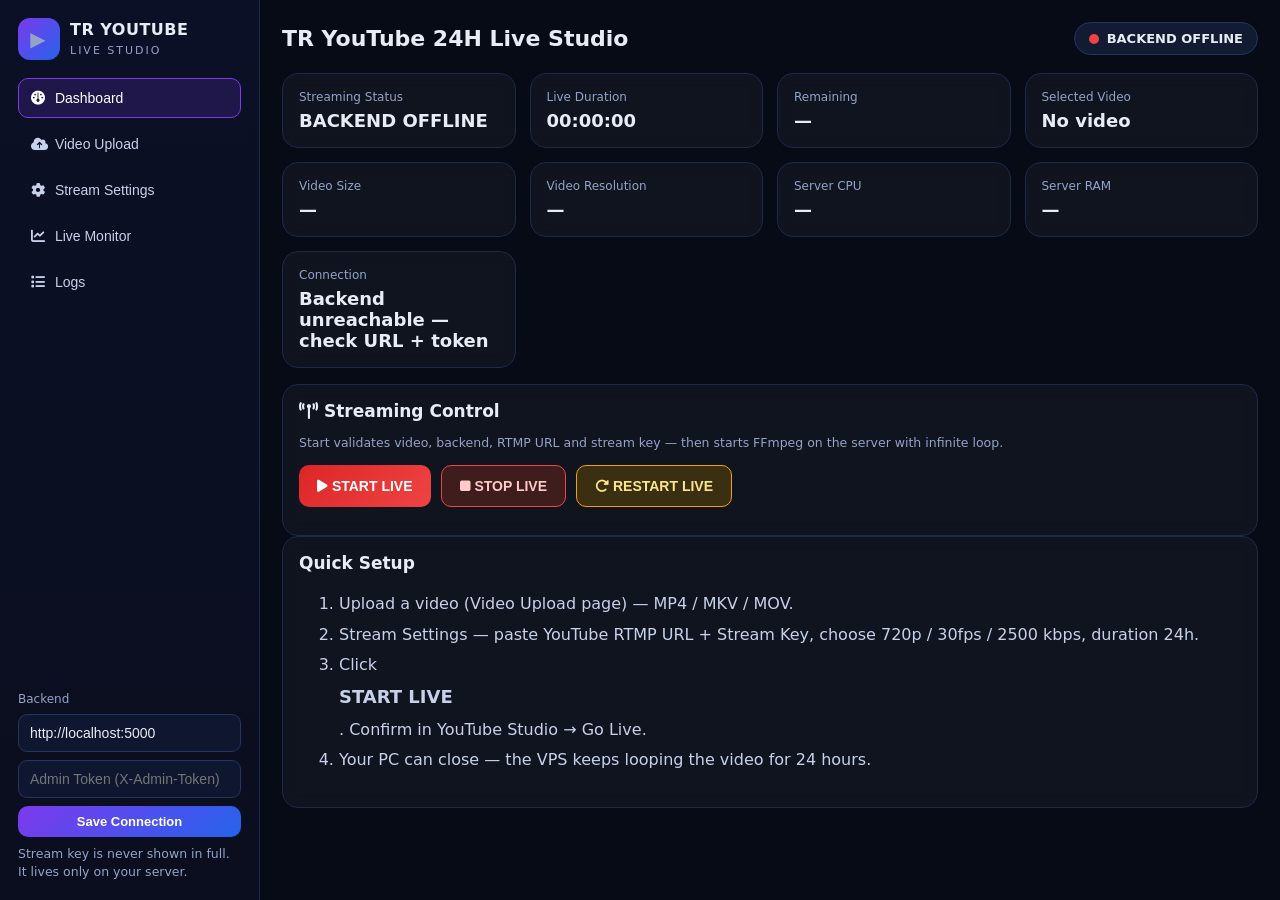
<file: frontend/index.html>
<!DOCTYPE html>
<html lang="en">
<head>
<meta charset="UTF-8">
<meta name="viewport" content="width=device-width, initial-scale=1.0">
<title>TR YouTube 24H Live Studio</title>
<link rel="stylesheet" href="https://cdnjs.cloudflare.com/ajax/libs/font-awesome/6.5.2/css/all.min.css">
<link rel="stylesheet" href="style.css">
</head>
<body>
<div class="app">
  <aside class="sidebar">
    <div class="brand"><span class="logo">▶</span><div><strong>TR YOUTUBE</strong><span>LIVE STUDIO</span></div></div>
    <nav>
      <button class="nav active" data-page="dashboard"><i class="fa-solid fa-gauge"></i> Dashboard</button>
      <button class="nav" data-page="upload"><i class="fa-solid fa-cloud-arrow-up"></i> Video Upload</button>
      <button class="nav" data-page="settings"><i class="fa-solid fa-gear"></i> Stream Settings</button>
      <button class="nav" data-page="monitor"><i class="fa-solid fa-chart-line"></i> Live Monitor</button>
      <button class="nav" data-page="logs"><i class="fa-solid fa-list"></i> Logs</button>
    </nav>
    <div class="side-foot">
      <p>Backend</p>
      <input id="backendUrl" value="http://localhost:5000" placeholder="http://YOUR-VPS-IP:5000">
      <input id="adminToken" type="password" placeholder="Admin Token (X-Admin-Token)">
      <button id="saveConn" class="btn small">Save Connection</button>
      <small>Stream key is never shown in full. It lives only on your server.</small>
    </div>
  </aside>

  <main>
    <header class="topbar">
      <h1>TR YouTube 24H Live Studio</h1>
      <div class="status-pill" id="statusPill"><span class="dot"></span><span id="statusText">OFFLINE</span></div>
    </header>

    <div id="alert" class="alert hidden"></div>

    <!-- DASHBOARD -->
    <section class="page active" id="page-dashboard">
      <div class="grid stats">
        <div class="card"><label>Streaming Status</label><strong id="stLive">OFFLINE</strong></div>
        <div class="card"><label>Live Duration</label><strong id="stElapsed">00:00:00</strong></div>
        <div class="card"><label>Remaining</label><strong id="stRemaining">—</strong></div>
        <div class="card"><label>Selected Video</label><strong id="stVideo">No video</strong><small id="stVideoMeta"></small></div>
        <div class="card"><label>Video Size</label><strong id="stSize">—</strong></div>
        <div class="card"><label>Video Resolution</label><strong id="stRes">—</strong></div>
        <div class="card"><label>Server CPU</label><strong id="stCpu">—</strong></div>
        <div class="card"><label>Server RAM</label><strong id="stRam">—</strong></div>
        <div class="card"><label>Connection</label><strong id="stConn">—</strong></div>
      </div>

      <div class="card controls">
        <h2><i class="fa-solid fa-tower-broadcast"></i> Streaming Control</h2>
        <p class="muted">Start validates video, backend, RTMP URL and stream key — then starts FFmpeg on the server with infinite loop.</p>
        <div class="btn-row">
          <button id="btnStart" class="btn live"><i class="fa-solid fa-play"></i> START LIVE</button>
          <button id="btnStop" class="btn danger"><i class="fa-solid fa-stop"></i> STOP LIVE</button>
          <button id="btnRestart" class="btn warn"><i class="fa-solid fa-rotate-right"></i> RESTART LIVE</button>
        </div>
        <p id="liveNote" class="muted"></p>
      </div>

      <div class="card">
        <h2>Quick Setup</h2>
        <ol class="steps">
          <li>Upload a video (Video Upload page) — MP4 / MKV / MOV.</li>
          <li>Stream Settings — paste YouTube RTMP URL + Stream Key, choose 720p / 30fps / 2500 kbps, duration 24h.</li>
          <li>Click <strong>START LIVE</strong>. Confirm in YouTube Studio → Go Live.</li>
          <li>Your PC can close — the VPS keeps looping the video for 24 hours.</li>
        </ol>
      </div>
    </section>

    <!-- UPLOAD -->
    <section class="page" id="page-upload">
      <div class="card">
        <h2><i class="fa-solid fa-cloud-arrow-up"></i> Video Upload</h2>
        <div id="dropZone" class="drop">
          <i class="fa-solid fa-film"></i>
          <p><strong>Drag &amp; drop your video here</strong><br>or</p>
          <label class="btn">Browse Video <input type="file" id="fileInput" accept=".mp4,.mkv,.mov,video/mp4,video/x-matroska,video/quicktime" hidden></label>
          <small>MP4, MKV, MOV • uploaded to the server (not browser storage)</small>
        </div>
        <div id="uploadProgress" class="progress hidden"><div id="uploadBar"></div></div>
        <p id="uploadInfo" class="muted"></p>
        <video id="preview" controls class="hidden"></video>
        <div class="meta" id="videoMeta"></div>
        <button id="btnCancelUpload" class="btn danger small hidden">Cancel Upload</button>
      </div>
    </section>

    <!-- SETTINGS -->
    <section class="page" id="page-settings">
      <div class="card">
        <h2><i class="fa-brands fa-youtube"></i> YouTube Stream Settings</h2>
        <form id="settingsForm">
          <label>YouTube RTMP Server URL <input name="rtmp_url" value="rtmp://a.rtmp.youtube.com/live2" required></label>
          <label>Stream Key <input name="stream_key" type="password" placeholder="Paste from YouTube Studio → Go Live" autocomplete="off">
            <small id="keyHint">Saved key: not set yet. After saving, only ****last 4 digits are shown.</small></label>
          <label>Stream Title <input name="title" value="TR Live 24/7"></label>
          <label>Stream Description <textarea name="description" rows="3" placeholder="Live description (for your reference — YouTube title/description are set in YouTube Studio)"></textarea></label>
          <div class="row2">
            <label>Category <select name="category"><option>Entertainment</option><option>Music</option><option>Gaming</option><option>Education</option><option>News &amp; Politics</option><option>People &amp; Blogs</option></select></label>
            <label>Privacy <select name="privacy"><option value="public">Public</option><option value="unlisted">Unlisted</option><option value="private">Private</option></select></label>
          </div>
          <h3>Encoding</h3>
          <div class="row3">
            <label>Resolution <select name="resolution"><option>480p</option><option selected>720p</option><option>1080p</option></select></label>
            <label>FPS <select name="fps"><option>24</option><option>25</option><option selected>30</option><option>60</option></select></label>
            <label>Duration (hours) <input name="duration_hours" type="number" min="1" max="24" step="1" value="24"></label>
          </div>
          <div class="row3">
            <label>Video Bitrate <select name="video_bitrate_kbps"><option value="1500">1500 kbps</option><option value="2500" selected>2500 kbps</option><option value="4500">4500 kbps</option><option value="6000">6000 kbps</option></select></label>
            <label>Audio Bitrate <select name="audio_bitrate_kbps"><option value="128" selected>128 kbps</option><option value="160">160 kbps</option><option value="192">192 kbps</option></select></label>
          </div>
          <button class="btn" type="submit"><i class="fa-solid fa-floppy-disk"></i> Save Settings</button>
        </form>
      </div>
    </section>

    <!-- MONITOR -->
    <section class="page" id="page-monitor">
      <div class="grid stats">
        <div class="card"><label>LIVE / OFFLINE</label><strong id="mLive">OFFLINE</strong></div>
        <div class="card"><label>Elapsed</label><strong id="mElapsed">00:00:00</strong></div>
        <div class="card"><label>Remaining</label><strong id="mRemaining">—</strong></div>
        <div class="card"><label>Current Bitrate</label><strong id="mBitrate">—</strong></div>
        <div class="card"><label>FFmpeg PID</label><strong id="mPid">—</strong></div>
        <div class="card"><label>FFmpeg Restarts</label><strong id="mRestarts">0</strong></div>
        <div class="card"><label>Server CPU</label><strong id="mCpu">—</strong></div>
        <div class="card"><label>Server Memory</label><strong id="mMem">—</strong></div>
        <div class="card"><label>Last Error</label><strong id="mError" class="err">—</strong></div>
      </div>
      <p class="muted">Polls <code>GET /api/status</code> every 2s and <code>GET /api/server-stats</code> every 5s. No fake status — if the backend is down, this shows OFFLINE.</p>
    </section>

    <!-- LOGS -->
    <section class="page" id="page-logs">
      <div class="card">
        <h2><i class="fa-solid fa-list"></i> Live Logs <button id="btnClearLogs" class="btn small danger" style="float:right">Clear Logs</button></h2>
        <pre id="logBox" class="logs">Waiting for backend…</pre>
      </div>
    </section>
  </main>
</div>
<script src="script.js"></script>
</body>
</html>
</file>
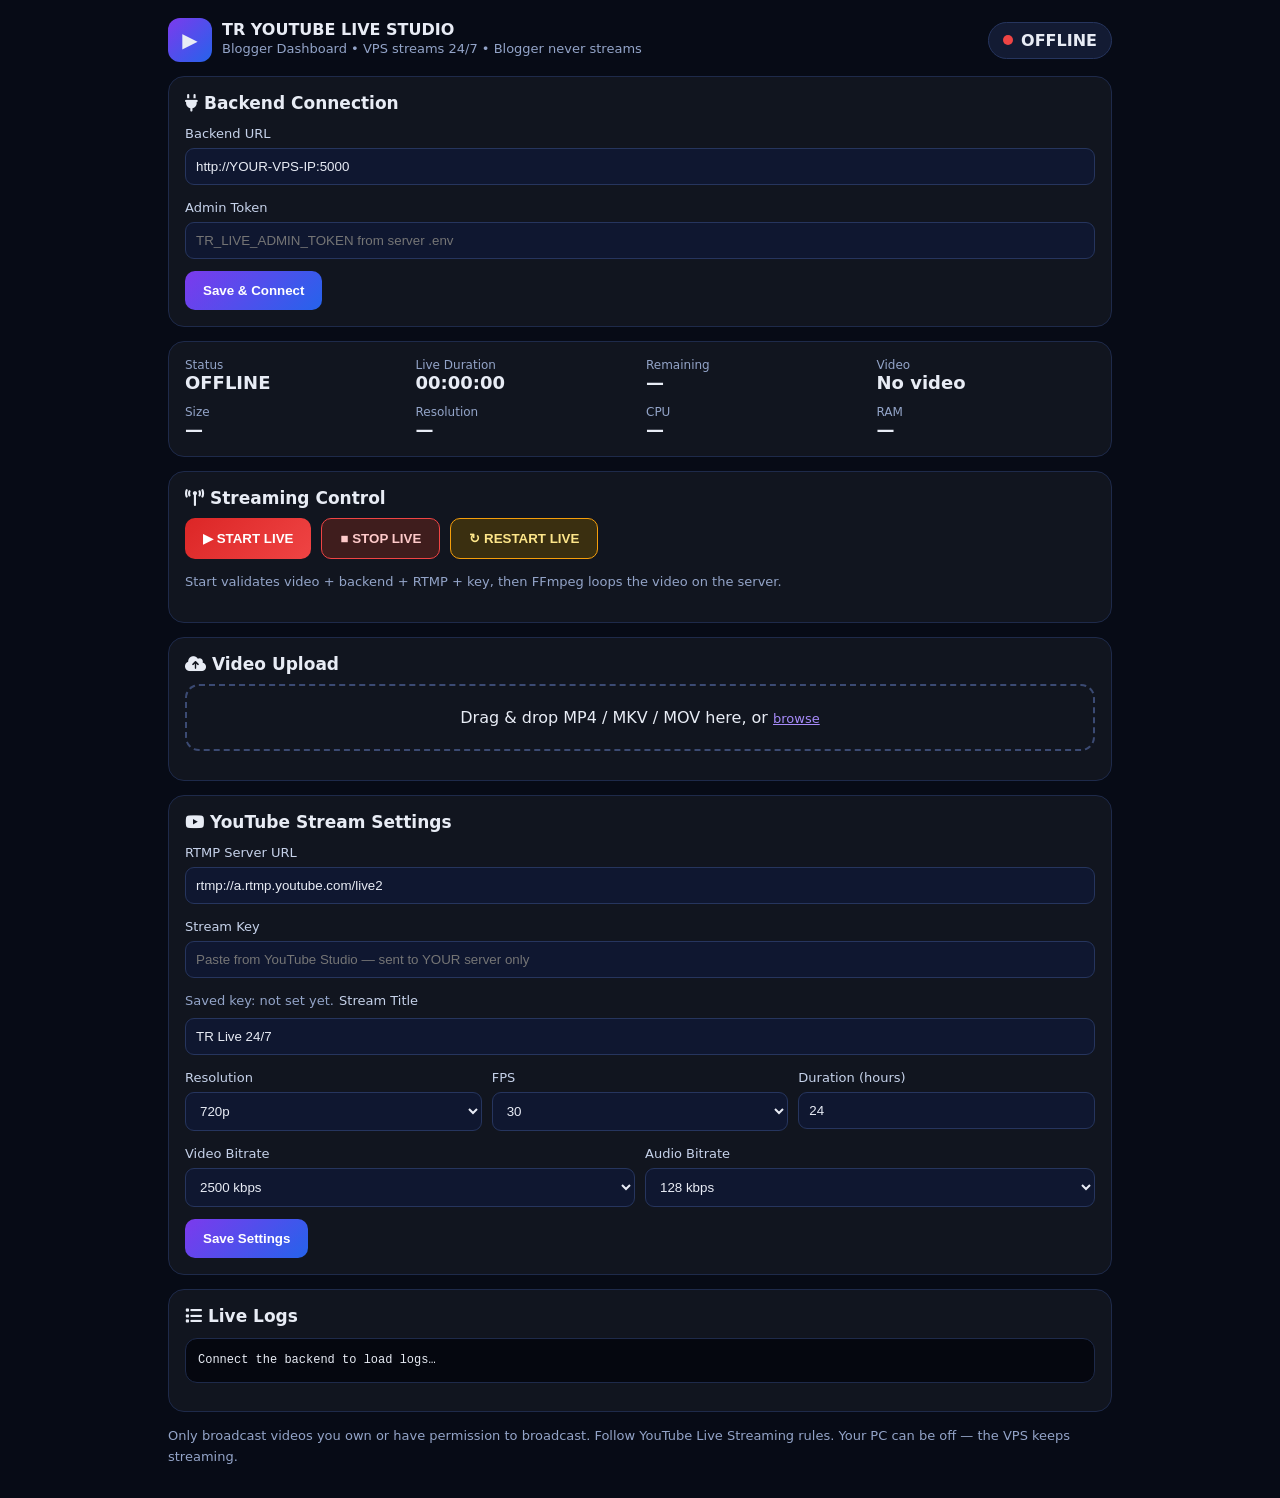
<file: blogger-page.html>
<!DOCTYPE html>
<html lang="en">
<head>
<meta charset="UTF-8">
<meta name="viewport" content="width=device-width, initial-scale=1.0">
<title>TR YouTube 24H Live Studio</title>
<!--
  TR YOUTUBE 24H LIVE STUDIO — Blogger page
  HOW TO USE IN BLOGGER:
  1. Blogger Dashboard → Pages → New Page → HTML view → paste this WHOLE file.
  2. Or Theme → Customize → Add a Gadget → HTML/JavaScript → paste this file.
  3. Set BACKEND_URL below to your VPS: http://YOUR-VPS-IP:5000
     (use https via Nginx / Cloudflare Tunnel in production)
  4. Paste your Admin Token (TR_LIVE_ADMIN_TOKEN from the server .env).
  5. Publish. The page talks to your Python backend — Blogger itself
     NEVER runs FFmpeg or streams. The VPS does the 24h streaming.

  SECURITY: never paste your YouTube Stream Key into Blogger, a comment,
  or any AI chat. Paste it only in the Stream Settings form below — it is
  sent to YOUR backend only, stored there, and never shown in full again.
-->
<link rel="stylesheet" href="https://cdnjs.cloudflare.com/ajax/libs/font-awesome/6.5.2/css/all.min.css">
<style>
*{box-sizing:border-box}body{margin:0;font-family:system-ui,Segoe UI,Roboto,Arial,sans-serif;background:#070b16;color:#e8ecf5}
.wrap{max-width:980px;margin:0 auto;padding:18px}
.brand{display:flex;gap:10px;align-items:center}.brand .logo{width:44px;height:44px;border-radius:12px;display:grid;place-items:center;background:linear-gradient(135deg,#7c3aed,#2563eb);font-size:20px}
.card{background:rgba(255,255,255,.04);border:1px solid #1e2a4a;border-radius:16px;padding:16px;margin:14px 0}
.card h2{margin:0 0 10px;font-size:17px}.muted{color:#93a4c8;font-size:13px;line-height:1.6}
.grid{display:grid;grid-template-columns:repeat(auto-fill,minmax(200px,1fr));gap:12px}
.stat label{display:block;color:#93a4c8;font-size:12px}.stat strong{font-size:18px}
.btn{background:linear-gradient(135deg,#7c3aed,#2563eb);color:#fff;border:0;border-radius:10px;padding:12px 18px;font-weight:700;cursor:pointer}
.btn.live{background:linear-gradient(135deg,#dc2626,#ef4444)}.btn.danger{background:#3f1d1d;border:1px solid #ef4444;color:#fecaca}.btn.warn{background:#3a2f10;border:1px solid #f59e0b;color:#fde68a}
.btn:disabled{opacity:.5}input,select,textarea{width:100%;background:#0f1730;border:1px solid #26355e;color:#e8ecf5;border-radius:9px;padding:10px;margin:6px 0 12px}
label{font-size:13px;color:#c6d2ea}.pill{display:inline-flex;gap:8px;align-items:center;background:#131b33;border:1px solid #26355e;padding:8px 14px;border-radius:999px;font-weight:700}
.pill.live{border-color:#22c55e;color:#bbf7d0}.dot{width:10px;height:10px;border-radius:50%;background:#ef4444}.pill.live .dot{background:#22c55e}
.drop{border:2px dashed #3b4a73;border-radius:14px;padding:22px;text-align:center}
.logs{background:#05070f;border:1px solid #1e2a4a;border-radius:12px;padding:12px;max-height:380px;overflow:auto;white-space:pre-wrap;font-size:12px;line-height:1.6}
.row{display:flex;gap:10px;flex-wrap:wrap}
</style>
</head>
<body>
<div class="wrap">
  <div class="brand"><span class="logo">▶</span><div><strong>TR YOUTUBE LIVE STUDIO</strong><div class="muted">Blogger Dashboard • VPS streams 24/7 • Blogger never streams</div></div>
  <span class="pill" id="pill" style="margin-left:auto"><span class="dot"></span><span id="pillText">OFFLINE</span></span></div>

  <div class="card">
    <h2><i class="fa-solid fa-plug"></i> Backend Connection</h2>
    <label>Backend URL <input id="backendUrl" value="http://YOUR-VPS-IP:5000" placeholder="http://YOUR-VPS-IP:5000"></label>
    <label>Admin Token <input id="adminToken" type="password" placeholder="TR_LIVE_ADMIN_TOKEN from server .env"></label>
    <button class="btn" id="saveConn">Save &amp; Connect</button>
    <span class="muted" id="connMsg"></span>
  </div>

  <div class="card"><div class="grid">
    <div class="stat"><label>Status</label><strong id="stLive">OFFLINE</strong></div>
    <div class="stat"><label>Live Duration</label><strong id="stElapsed">00:00:00</strong></div>
    <div class="stat"><label>Remaining</label><strong id="stRemaining">—</strong></div>
    <div class="stat"><label>Video</label><strong id="stVideo">No video</strong></div>
    <div class="stat"><label>Size</label><strong id="stSize">—</strong></div>
    <div class="stat"><label>Resolution</label><strong id="stRes">—</strong></div>
    <div class="stat"><label>CPU</label><strong id="stCpu">—</strong></div>
    <div class="stat"><label>RAM</label><strong id="stRam">—</strong></div>
  </div></div>

  <div class="card">
    <h2><i class="fa-solid fa-tower-broadcast"></i> Streaming Control</h2>
    <div class="row">
      <button class="btn live" id="btnStart">▶ START LIVE</button>
      <button class="btn danger" id="btnStop">■ STOP LIVE</button>
      <button class="btn warn" id="btnRestart">↻ RESTART LIVE</button>
    </div>
    <p class="muted" id="note">Start validates video + backend + RTMP + key, then FFmpeg loops the video on the server.</p>
  </div>

  <div class="card">
    <h2><i class="fa-solid fa-cloud-arrow-up"></i> Video Upload</h2>
    <div class="drop" id="drop">Drag &amp; drop MP4 / MKV / MOV here, or <label style="color:#a78bfa;cursor:pointer;text-decoration:underline">browse<input type="file" id="fileInput" accept=".mp4,.mkv,.mov" hidden></label></div>
    <p class="muted" id="uploadInfo"></p>
    <video id="preview" controls style="width:100%;max-height:320px;display:none;background:#000;border-radius:12px"></video>
  </div>

  <div class="card">
    <h2><i class="fa-brands fa-youtube"></i> YouTube Stream Settings</h2>
    <form id="settingsForm">
      <label>RTMP Server URL <input name="rtmp_url" value="rtmp://a.rtmp.youtube.com/live2" required></label>
      <label>Stream Key <input name="stream_key" type="password" placeholder="Paste from YouTube Studio — sent to YOUR server only" autocomplete="off"></label>
      <small class="muted" id="keyHint">Saved key: not set yet.</small>
      <label>Stream Title <input name="title" value="TR Live 24/7"></label>
      <div class="row"><div style="flex:1"><label>Resolution <select name="resolution"><option>480p</option><option selected>720p</option><option>1080p</option></select></label></div>
      <div style="flex:1"><label>FPS <select name="fps"><option>24</option><option>25</option><option selected>30</option><option>60</option></select></label></div>
      <div style="flex:1"><label>Duration (hours) <input name="duration_hours" type="number" min="1" max="24" value="24"></label></div></div>
      <div class="row"><div style="flex:1"><label>Video Bitrate <select name="video_bitrate_kbps"><option value="1500">1500 kbps</option><option value="2500" selected>2500 kbps</option><option value="4500">4500 kbps</option><option value="6000">6000 kbps</option></select></label></div>
      <div style="flex:1"><label>Audio Bitrate <select name="audio_bitrate_kbps"><option value="128" selected>128 kbps</option><option value="160">160 kbps</option><option value="192">192 kbps</option></select></label></div></div>
      <button class="btn" type="submit">Save Settings</button>
    </form>
  </div>

  <div class="card"><h2><i class="fa-solid fa-list"></i> Live Logs</h2><pre class="logs" id="logBox">Connect the backend to load logs…</pre></div>
  <p class="muted">Only broadcast videos you own or have permission to broadcast. Follow YouTube Live Streaming rules. Your PC can be off — the VPS keeps streaming.</p>
</div>
<script>
(function(){
  const $=s=>document.querySelector(s);
  let BACKEND=localStorage.getItem('tr_live_backend')||'';
  let TOKEN=localStorage.getItem('tr_live_token')||'';
  if(BACKEND) $('#backendUrl').value=BACKEND; if(TOKEN) $('#adminToken').value=TOKEN;
  function headers(){return {'Content-Type':'application/json','X-Admin-Token':TOKEN};}
  async function api(p,o){const r=await fetch(BACKEND.replace(/\/$/,'')+p,{...o,headers:{...headers(),...((o&&o.headers)||{})}});const d=await r.json().catch(()=>({}));if(!r.ok)throw new Error(d.error||('HTTP '+r.status));return d;}
  function fmt(s){s=Math.max(0,Math.floor(s));return String(Math.floor(s/3600)).padStart(2,'0')+':'+String(Math.floor(s%3600/60)).padStart(2,'0')+':'+String(s%60).padStart(2,'0');}
  function fmtSize(b){if(!b)return '—';return b>1e9?(b/1e9).toFixed(2)+' GB':(b/1e6).toFixed(1)+' MB';}
  $('#saveConn').onclick=()=>{BACKEND=$('#backendUrl').value.trim();TOKEN=$('#adminToken').value.trim();localStorage.setItem('tr_live_backend',BACKEND);localStorage.setItem('tr_live_token',TOKEN);$('#connMsg').textContent='Saved. Checking…';refresh();};
  async function refresh(){
    try{const d=await api('/api/status');const s=d.status;
      $('#pill').classList.toggle('live',s.live);$('#pillText').textContent=s.live?'● LIVE':'OFFLINE';
      $('#stLive').textContent=s.live?'● LIVE':'OFFLINE';$('#stElapsed').textContent=fmt(s.elapsed_seconds);
      $('#stRemaining').textContent=s.live?fmt(s.remaining_seconds):'—';$('#stVideo').textContent=s.video_name||'No video';
      $('#stSize').textContent=fmtSize(s.video_size);$('#stRes').textContent=s.video_resolution||'—';
      $('#connMsg').textContent='Connected ✓';
      if(s.settings){const f=$('#settingsForm');f.rtmp_url.value=s.settings.rtmp_url||f.rtmp_url.value;f.title.value=s.settings.title||'';$('#keyHint').textContent='Saved key: '+(s.settings.stream_key||'not set yet');}
    }catch(e){$('#pill').classList.remove('live');$('#pillText').textContent='BACKEND OFFLINE';$('#stLive').textContent='BACKEND OFFLINE';$('#connMsg').textContent='Cannot reach backend: '+e.message;}
    try{const st=await api('/api/server-stats');$('#stCpu').textContent=st.cpu_percent!=null?st.cpu_percent.toFixed(1)+'%':'—';$('#stRam').textContent=st.memory?st.memory.percent.toFixed(0)+'%':'—';}catch(e){}
    try{const l=await api('/api/logs');$('#logBox').textContent=l.logs.map(x=>x.time+' ['+x.level+'] '+x.message).join('\n')||'No logs yet.';}catch(e){}
  }
  $('#btnStart').onclick=async()=>{try{await api('/api/start',{method:'POST',body:'{}'});$('#note').textContent='LIVE started — confirm in YouTube Studio → Go Live.';refresh();}catch(e){alert('Start failed: '+e.message);}};
  $('#btnStop').onclick=async()=>{if(!confirm('Stop the live stream?'))return;try{await api('/api/stop',{method:'POST',body:'{}'});refresh();}catch(e){alert('Stop failed: '+e.message);}};
  $('#btnRestart').onclick=async()=>{try{await api('/api/restart',{method:'POST',body:'{}'});refresh();}catch(e){alert('Restart failed: '+e.message);}};
  $('#settingsForm').onsubmit=async ev=>{ev.preventDefault();const fd=new FormData(ev.target);const b={};fd.forEach((v,k)=>b[k]=v);b.fps=parseInt(b.fps);b.video_bitrate_kbps=parseInt(b.video_bitrate_kbps);b.audio_bitrate_kbps=parseInt(b.audio_bitrate_kbps);b.duration_hours=parseFloat(b.duration_hours);try{await api('/api/settings',{method:'POST',body:JSON.stringify(b)});alert('Settings saved. Stream key stored on server only.');refresh();}catch(e){alert('Save failed: '+e.message);}};
  function upload(f){if(!/\.(mp4|mkv|mov)$/i.test(f.name))return alert('Only MP4, MKV or MOV.');const fd=new FormData();fd.append('video',f);const x=new XMLHttpRequest();x.open('POST',BACKEND.replace(/\/$/,'')+'/api/upload');x.setRequestHeader('X-Admin-Token',TOKEN);x.upload.onprogress=e=>{if(e.lengthComputable)$('#uploadInfo').textContent='Uploading… '+Math.round(e.loaded/e.total*100)+'%';};x.onload=()=>{let d={};try{d=JSON.parse(x.responseText);}catch(e){}if(x.status>=400)return alert(d.error||'Upload failed.');$('#uploadInfo').textContent='Uploaded: '+d.video.name+' • '+fmtSize(d.video.size);const p=$('#preview');p.style.display='block';p.src=URL.createObjectURL(f);refresh();};x.onerror=()=>alert('Upload failed — is the backend running?');x.send(fd);}
  $('#fileInput').onchange=e=>{if(e.target.files[0])upload(e.target.files[0]);};
  const drop=$('#drop');drop.ondragover=e=>e.preventDefault();drop.ondrop=e=>{e.preventDefault();if(e.dataTransfer.files[0])upload(e.dataTransfer.files[0]);};
  if(BACKEND&&TOKEN) refresh(); setInterval(refresh,5000);
})();
</script>
</body>
</html>
</file>
<file: frontend/style.css>
*{box-sizing:border-box} body{margin:0;font-family:Inter,system-ui,-apple-system,Segoe UI,Roboto,Arial,sans-serif;background:#070b16;color:#e8ecf5}
.app{display:flex;min-height:100vh}
.sidebar{width:260px;background:linear-gradient(180deg,#0b1026,#0a0e1e);border-right:1px solid #1e2a4a;padding:18px;display:flex;flex-direction:column;gap:18px;position:sticky;top:0;height:100vh}
.brand{display:flex;gap:10px;align-items:center}.brand .logo{width:42px;height:42px;border-radius:12px;display:grid;place-items:center;background:linear-gradient(135deg,#7c3aed,#2563eb);font-size:20px}
.brand strong{display:block;letter-spacing:.5px}.brand span{font-size:11px;color:#93a4c8;letter-spacing:2px}
.nav{display:block;width:100%;text-align:left;background:transparent;border:1px solid transparent;color:#c6d2ea;padding:11px 12px;border-radius:10px;cursor:pointer;font-size:14px;margin-bottom:6px}
.nav i{width:20px}.nav.active,.nav:hover{background:rgba(124,58,237,.18);border-color:#7c3aed;color:#fff}
.side-foot{margin-top:auto;display:flex;flex-direction:column;gap:8px}.side-foot p{margin:0;color:#93a4c8;font-size:12px}
.side-foot input,.card input,.card select,.card textarea{width:100%;background:#0f1730;border:1px solid #26355e;color:#e8ecf5;border-radius:9px;padding:10px 11px;font-size:14px}
.side-foot small,.muted{color:#93a4c8;font-size:12.5px;line-height:1.5}
main{flex:1;padding:20px 22px 40px;max-width:1100px}
.topbar{display:flex;justify-content:space-between;align-items:center;gap:12px;flex-wrap:wrap}
.topbar h1{font-size:22px;margin:6px 0}
.status-pill{display:flex;align-items:center;gap:8px;background:#131b33;border:1px solid #26355e;padding:8px 14px;border-radius:999px;font-weight:700;font-size:13px}
.status-pill .dot{width:10px;height:10px;border-radius:50%;background:#ef4444}
.status-pill.live .dot{background:#22c55e;box-shadow:0 0 0 4px rgba(34,197,94,.2)}
.status-pill.live{border-color:#22c55e;color:#bbf7d0}
.grid{display:grid;grid-template-columns:repeat(auto-fill,minmax(210px,1fr));gap:14px;margin:16px 0}
.card{background:rgba(255,255,255,.04);border:1px solid #1e2a4a;border-radius:16px;padding:16px;backdrop-filter:blur(8px)}
.card label{display:block;color:#93a4c8;font-size:12px;margin-bottom:6px}
.card strong{font-size:18px;display:block}.card small{color:#93a4c8}
.card h2{margin:0 0 12px;font-size:17px}.card h3{margin:18px 0 8px;font-size:14px}
.btn{background:linear-gradient(135deg,#7c3aed,#2563eb);color:#fff;border:0;border-radius:10px;padding:12px 18px;font-weight:700;cursor:pointer;font-size:14px}
.btn:hover{filter:brightness(1.12)}.btn.small{padding:8px 12px;font-size:13px}
.btn.live{background:linear-gradient(135deg,#dc2626,#ef4444)}.btn.danger{background:#3f1d1d;border:1px solid #ef4444;color:#fecaca}
.btn.warn{background:#3a2f10;border:1px solid #f59e0b;color:#fde68a}
.btn:disabled{opacity:.5;cursor:not-allowed}
.btn-row{display:flex;gap:10px;flex-wrap:wrap}
.page{display:none}.page.active{display:block}
.drop{border:2px dashed #3b4a73;border-radius:16px;padding:28px;text-align:center;background:#0b1226}
.drop i{font-size:36px;color:#7c3aed}.drop p{margin:12px 0}
.progress{height:10px;background:#131b33;border-radius:999px;overflow:hidden;margin:14px 0}
.progress div{height:100%;width:0;background:linear-gradient(90deg,#7c3aed,#2563eb)}
#preview{width:100%;max-height:360px;border-radius:12px;margin-top:12px;background:#000}
.alert{padding:12px 14px;border-radius:10px;margin:12px 0;font-size:14px}.alert.hidden{display:none}
.alert.err{background:#3f1d1d;border:1px solid #ef4444}.alert.ok{background:#052e16;border:1px solid #22c55e}
.row2,.row3{display:grid;gap:12px;margin-bottom:12px}.row2{grid-template-columns:1fr 1fr}.row3{grid-template-columns:1fr 1fr 1fr}
#settingsForm label{margin-bottom:12px}
.logs{background:#05070f;border:1px solid #1e2a4a;border-radius:12px;padding:14px;max-height:480px;overflow:auto;white-space:pre-wrap;font-size:12.5px;line-height:1.6}
.err{color:#fca5a5 !important;font-size:13px !important}
.steps{line-height:1.9;color:#c6d2ea}
@media(max-width:820px){.app{flex-direction:column}.sidebar{width:100%;height:auto;position:static}.row2,.row3{grid-template-columns:1fr}}
</file>
